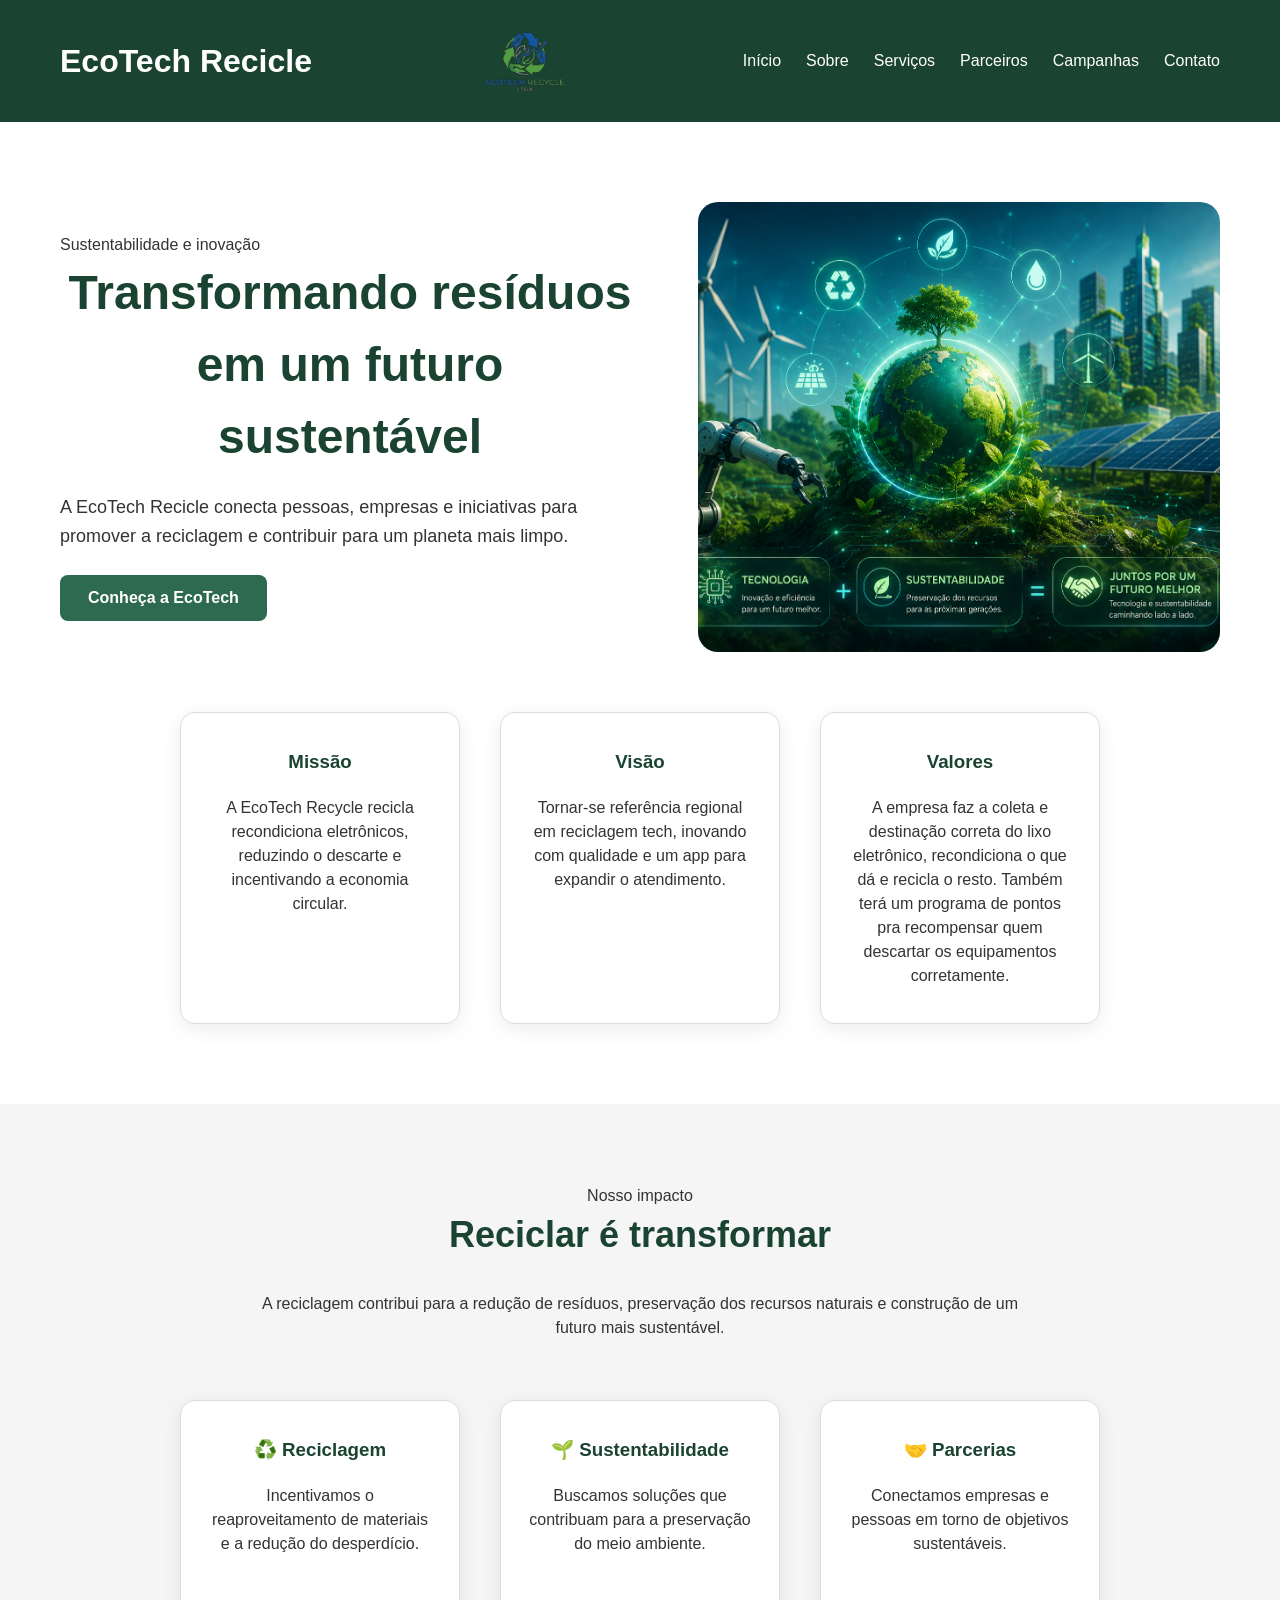
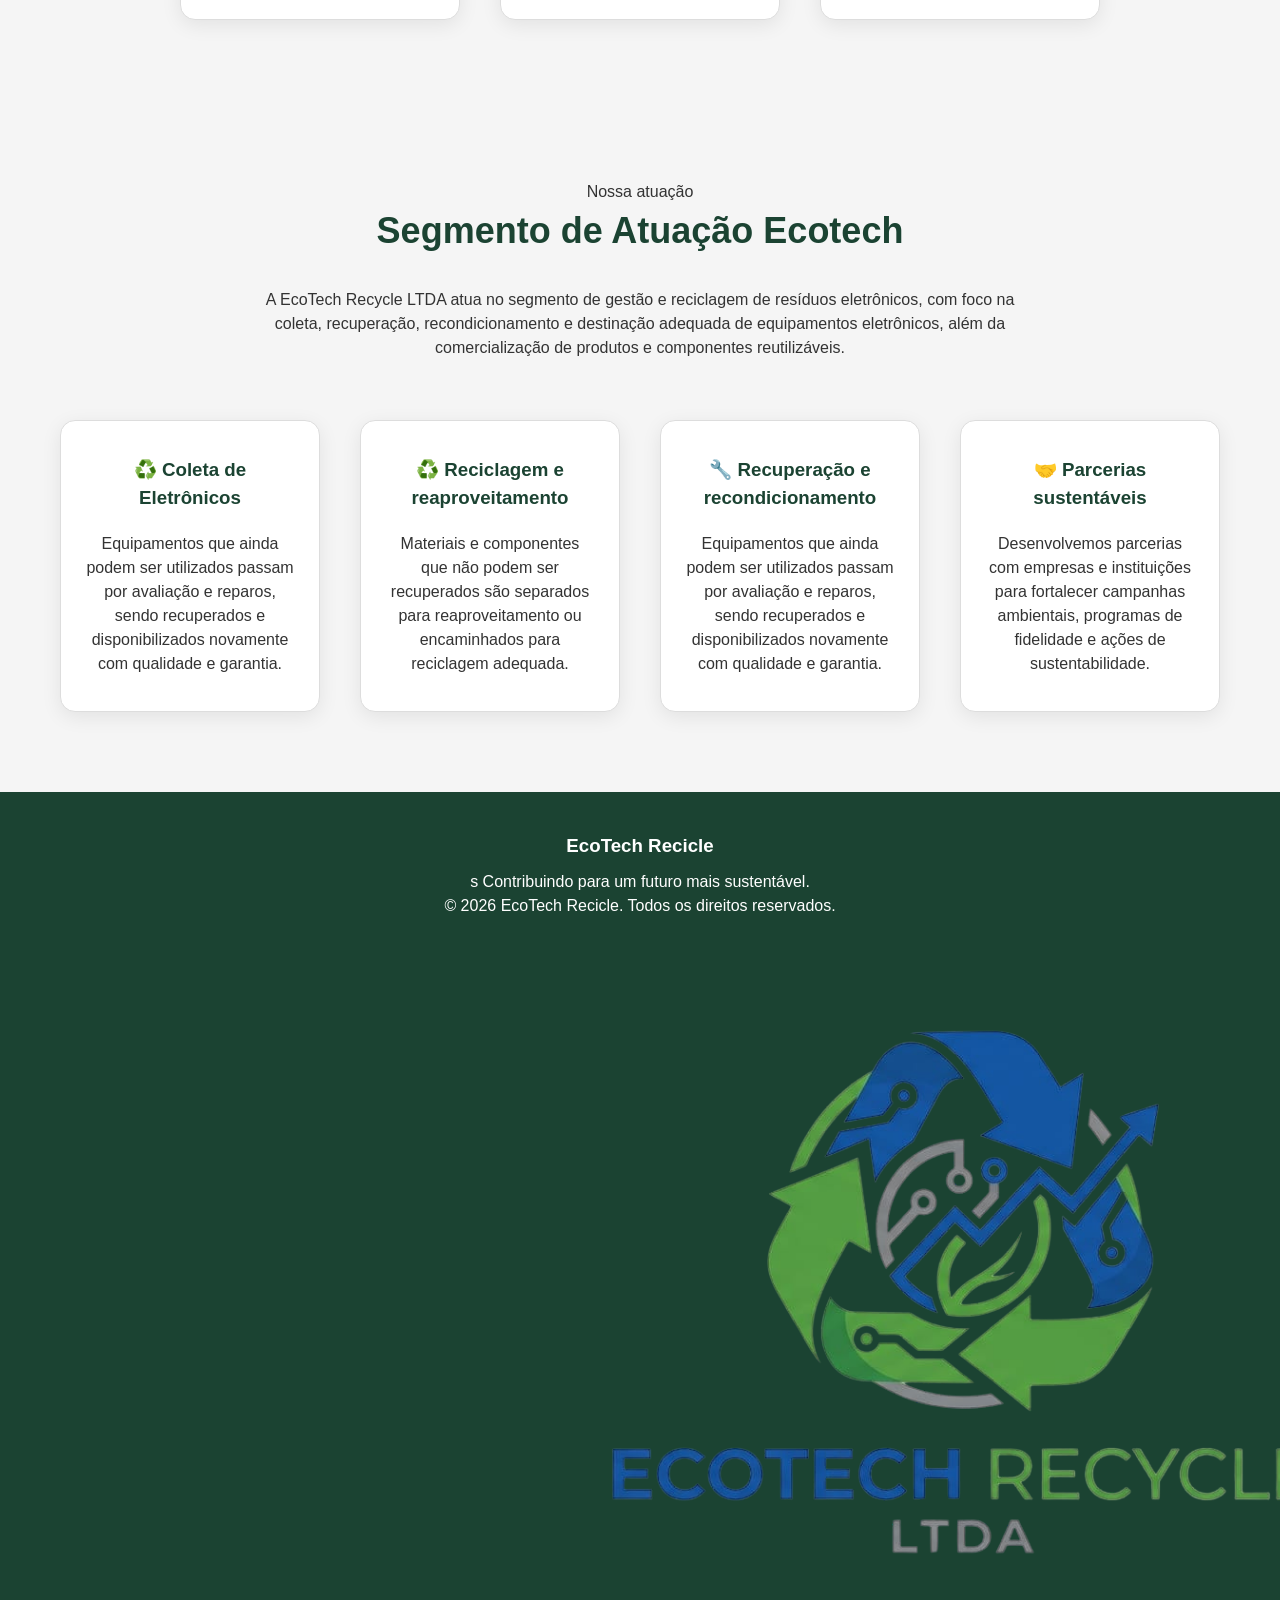
<file: index.html>
<!DOCTYPE html>
<html lang="pt-BR">

<head>

    <meta charset="UTF-8">

    <meta name="viewport" content="width=device-width, initial-scale=1.0">

    <title>EcoTech Recycle</title>

    <link rel="stylesheet" href="style.css">

</head>

<body>

    <!-- =========================
         HEADER
    ========================== -->

    <header>

        <h1>EcoTech Recicle</h1>

        <div class="logo">
            <img src="img/logo.svg">
        </div>

        <nav>

            <a href="index.html">Início</a>

            <a href="sobre.html">Sobre</a>

            <a href="servicos.html">Serviços</a>

            <a href="parceiros.html">Parceiros</a>

            <a href="campanhas.html">Campanhas</a>

            <a href="contato.html">Contato</a>

        </nav>

    </header>

    <main>

        <!-- HERO -->

        <section id="hero">

            <div class="hero-content">

                <div class="hero-text">

                    <span class="hero-subtitle">
                        Sustentabilidade e inovação
                    </span>

                    <h2>
                        Transformando resíduos em um futuro sustentável
                    </h2>

                    <p>
                        A EcoTech Recicle conecta pessoas, empresas e
                        iniciativas para promover a reciclagem e contribuir
                        para um planeta mais limpo.
                    </p>

                    <button id="btn-info">
                        Conheça a EcoTech
                    </button>

                </div>


                <div class="hero-image">

                    <img
                        src="img/base1.png"
                        alt="Materiais recicláveis e sustentabilidade"
                    >

                </div>

            </div>


            <div id="info-cards" class="cards">

                <div class="card">

                    <h3>Missão</h3>

                    <p>
                        A EcoTech Recycle recicla recondiciona eletrônicos, 
                        reduzindo o descarte e incentivando a economia circular. 
                    </p>

                </div>


                <div class="card">

                    <h3>Visão</h3>

                    <p>
                        Tornar-se referência regional em reciclagem tech, 
                        inovando com qualidade e um app para expandir o atendimento. 
                    </p>

                </div>


                <div class="card">

                    <h3>Valores</h3>

                    <p>
                        A empresa faz a coleta e destinação correta do lixo eletrônico, 
                        recondiciona o que dá e recicla o resto. 
                        Também terá um programa de pontos pra recompensar quem descartar os equipamentos corretamente.
                    </p>

                </div>

            </div>

        </section>

        <section id="impact">

            <span class="hero-subtitle">
                Nosso impacto
            </span>

            <h2>
                Reciclar é transformar
            </h2>

            <p>
                A reciclagem contribui para a redução de resíduos,
                preservação dos recursos naturais e construção de
                um futuro mais sustentável.
            </p>

            <div class="cards">

                <div class="card">

                    <h3>♻️ Reciclagem</h3>

                    <p>
                        Incentivamos o reaproveitamento de materiais
                        e a redução do desperdício.
                    </p>

                </div>


                <div class="card">

                    <h3>🌱 Sustentabilidade</h3>

                    <p>
                        Buscamos soluções que contribuam para a
                        preservação do meio ambiente.
                    </p>

                </div>


                <div class="card">

                    <h3>🤝 Parcerias</h3>

                    <p>
                        Conectamos empresas e pessoas em torno de
                        objetivos sustentáveis.
                    </p>

                </div>

            </div>

        </section>

        <section id="segment">

            <span clas="hero-subtitle">
                Nossa atuação
            </span>

            <h2>
                Segmento de Atuação Ecotech
            </h2>

            <p> 
                A EcoTech Recycle LTDA atua no segmento de gestão e reciclagem de resíduos eletrônicos, 
                com foco na coleta, recuperação, recondicionamento e destinação adequada de equipamentos eletrônicos, 
                além da comercialização de produtos e componentes reutilizáveis.
            </p>

            <div class="cards">

                <div class="card">

                    <h3>♻️ Coleta de Eletrônicos</h3>

                    <p>
                        Equipamentos que ainda podem ser utilizados passam por avaliação e reparos, 
                        sendo recuperados e disponibilizados novamente com qualidade e garantia.
                    </p>

                </div>

                <div class="card">

                    <h3>♻️ Reciclagem e reaproveitamento</h3>

                    <p>
                        Materiais e componentes que não podem ser recuperados são separados 
                        para reaproveitamento ou encaminhados para reciclagem adequada.
                    </p>

                </div>

                <div class="card">

                    <h3>🔧 Recuperação e recondicionamento</h3>

                    <p>
                        Equipamentos que ainda podem ser utilizados passam por avaliação e reparos, 
                        sendo recuperados e disponibilizados novamente com qualidade e garantia.
                    </p>

                </div>

                <div class="card">

                    <h3>🤝 Parcerias sustentáveis</h3>

                    <p>
                        Desenvolvemos parcerias com empresas e instituições para fortalecer campanhas ambientais, 
                        programas de fidelidade e ações de sustentabilidade.
                    </p>

                </div>

            </div>
        </section>

    </main>

    <footer>

        <h3>EcoTech Recicle</h3>

        <p>s
            Contribuindo para um futuro mais sustentável.
        </p>

        <p>
            © 2026 EcoTech Recicle.
            Todos os direitos reservados.
        </p>

        <div class="footer-logo">
            <img src="img/logo.svg">
        </div>

    </footer>

    <script src="script.js" defer></script>

</body>

</html>
</file>
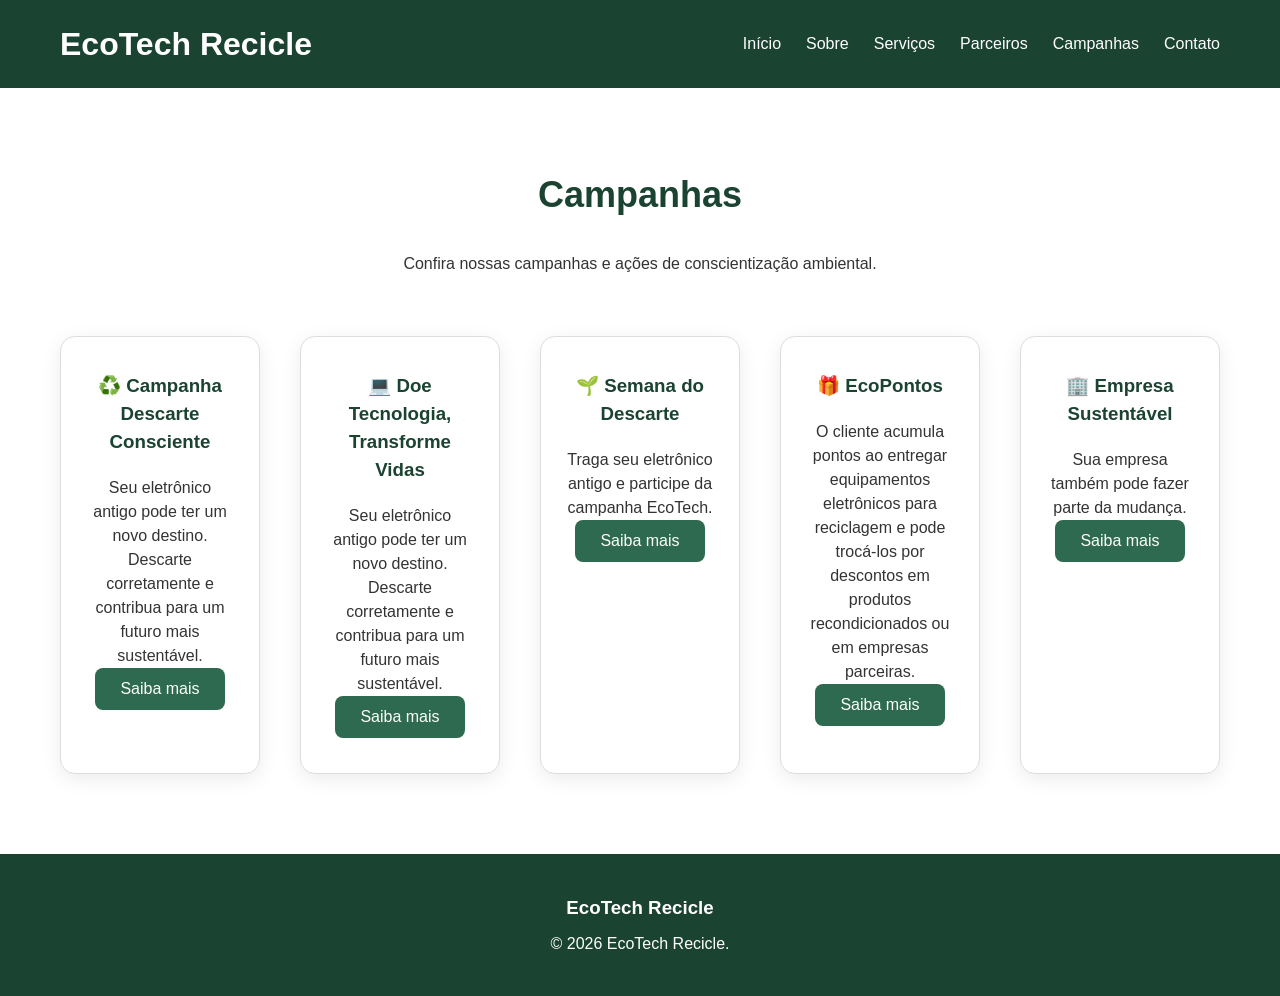
<file: campanhas.html>
<body>

    <header>

        <h1>EcoTech Recicle</h1>

        <nav>

            <a href="index.html">Início</a>
            <a href="sobre.html">Sobre</a>
            <a href="servicos.html">Serviços</a>
            <a href="parceiros.html">Parceiros</a>
            <a href="campanhas.html">Campanhas</a>
            <a href="contato.html">Contato</a>

            <link rel="stylesheet" href="style.css">

        </nav>

    </header>

    <main>

        <section>
            
            <h2>Campanhas</h2>

            <p>
                Confira nossas campanhas e ações de conscientização
                ambiental.
            </p>

            <div class="cards">

                <div class="card">

                    <h3>♻️ Campanha Descarte Consciente</h3>

                    <p>
                        Seu eletrônico antigo pode ter um novo destino.
                        Descarte corretamente e contribua para um futuro mais sustentável.
                    </p>

                    <button>Saiba mais</button>

                </div>

                <div class="card">

                    <h3>💻 Doe Tecnologia, Transforme Vidas</h3>

                    <p>
                        Seu eletrônico antigo pode ter um novo destino.
                        Descarte corretamente e contribua para um futuro mais sustentável.
                    </p>

                    <button>Saiba mais</button>

                </div>

                <div class="card">

                    <h3>🌱 Semana do Descarte</h3>

                    <p>
                        Traga seu eletrônico antigo e participe da campanha EcoTech.
                    </p>

                    <button>Saiba mais</button>

                </div>

                <div class="card">

                    <h3>🎁 EcoPontos</h3>

                    <p>
                        O cliente acumula pontos ao entregar equipamentos eletrônicos 
                        para reciclagem e pode trocá-los por descontos em produtos recondicionados ou em empresas parceiras.
                    </p>

                    <button>Saiba mais</button>

                </div>

                <div class="card">

                    <h3>🏢 Empresa Sustentável</h3>

                    <p>
                        Sua empresa também pode fazer parte da mudança.
                    </p>

                    <button>Saiba mais</button>

                </div>

            </div>
            
        </section>

    </main>

    <footer>

        <h3>EcoTech Recicle</h3>

        <p>
            © 2026 EcoTech Recicle.
        </p>

    </footer>

    <script src="script.js" defer></script>
    
</body>
</file>
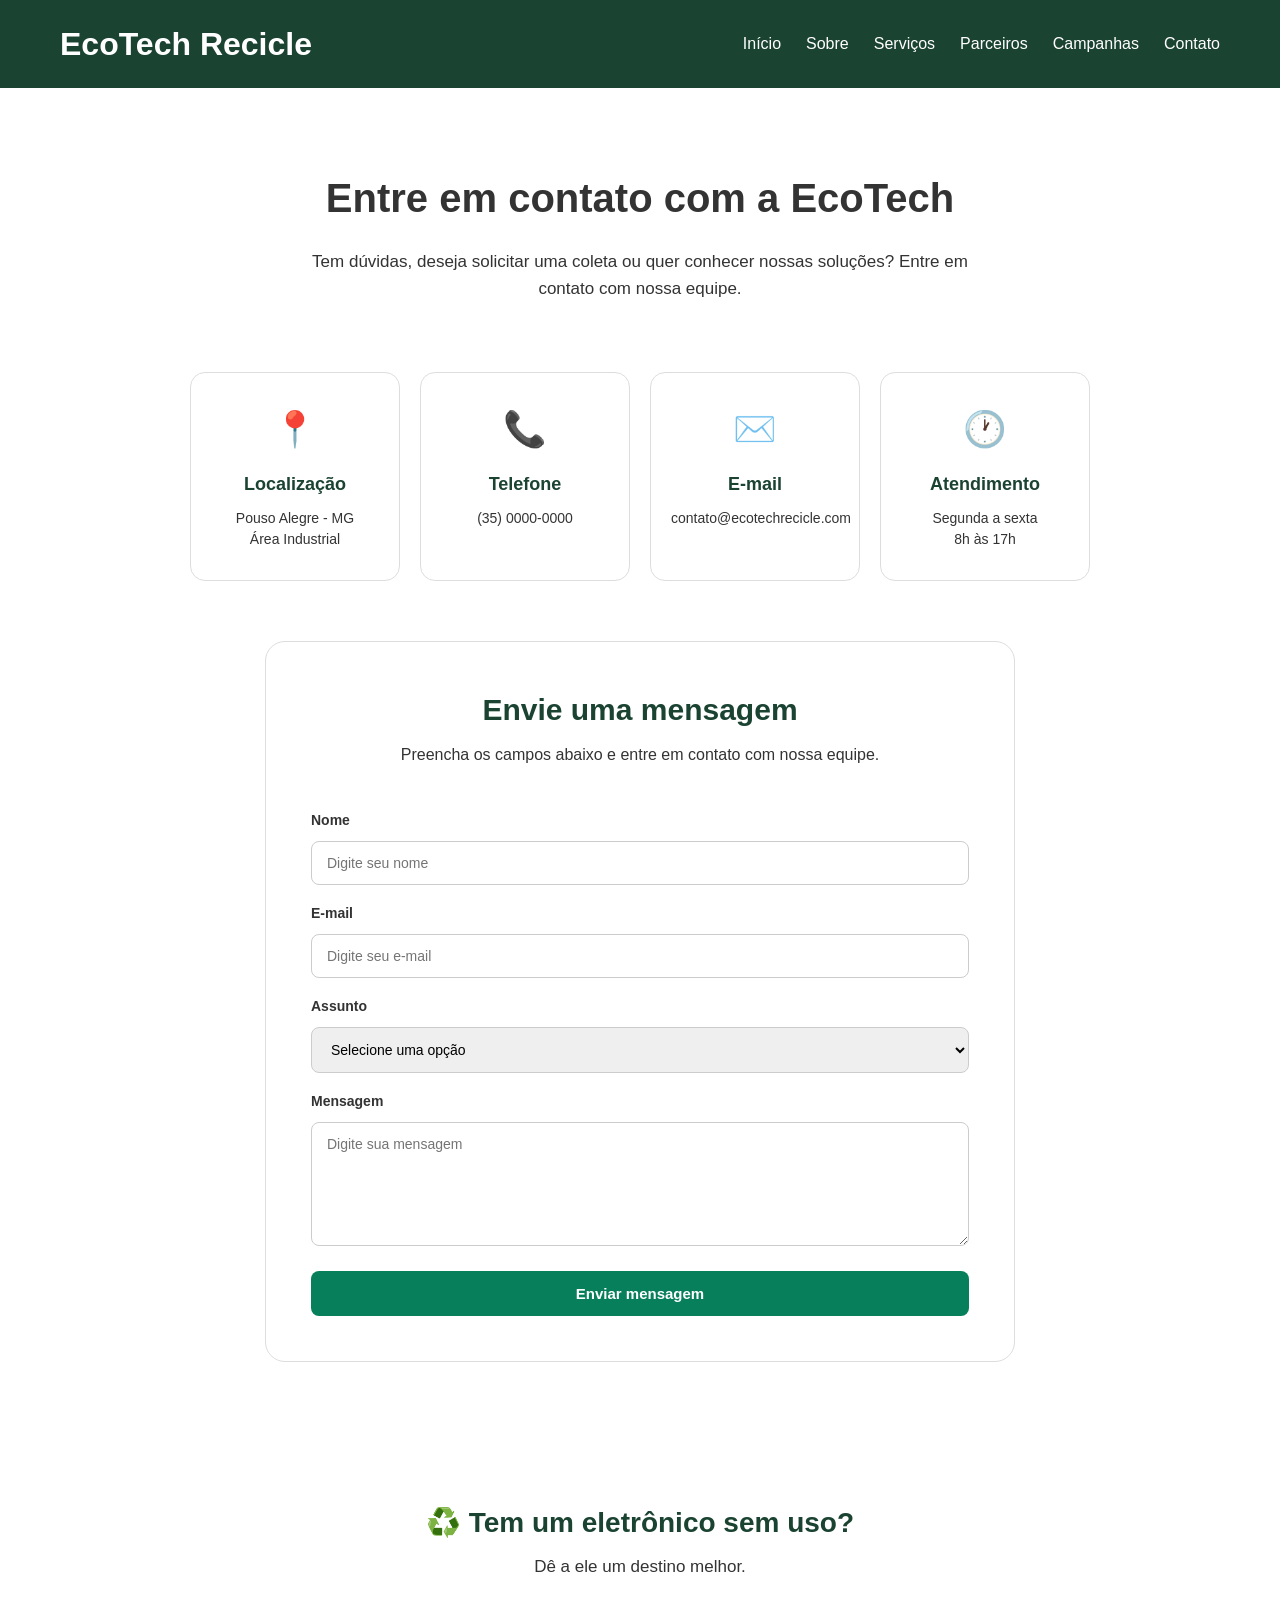
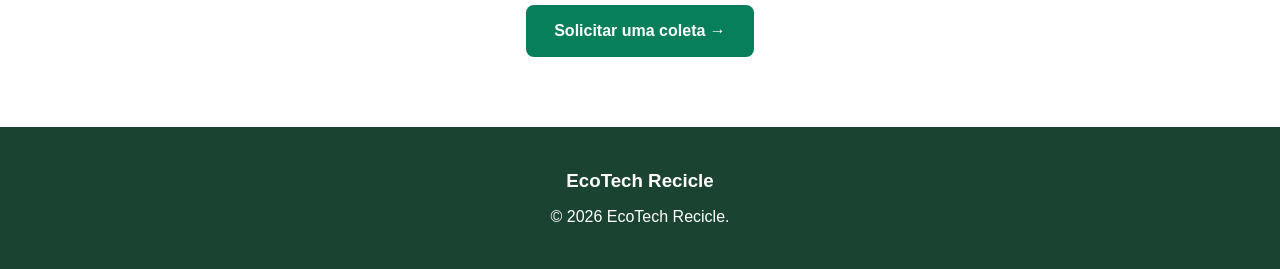
<file: contato.html>
<body>

    <header>

        <h1>EcoTech Recicle</h1>

        <nav>

            <a href="index.html">Início</a>
            <a href="sobre.html">Sobre</a>
            <a href="servicos.html">Serviços</a>
            <a href="parceiros.html">Parceiros</a>
            <a href="campanhas.html">Campanhas</a>
            <a href="contato.html">Contato</a>

            <link rel="stylesheet" href="style.css">

        </nav>

    </header>

    <main>

        <section class="contato-intro">

            <h1>Entre em contato com a EcoTech</h1>

            <p>
                Tem dúvidas, deseja solicitar uma coleta ou quer
                conhecer nossas soluções? Entre em contato com
                nossa equipe.
            </p>

        </section>

        <section class="contato-informacoes">

            <div class="contato-card">

                <span>📍</span>

                <h2>Localização</h2>

                <p>
                    Pouso Alegre - MG<br>
                    Área Industrial
                </p>

            </div>

            <div class="contato-card">

                <span>📞</span>

                <h2>Telefone</h2>

                <p>
                    (35) 0000-0000
                </p>

            </div>


            <div class="contato-card">

                <span>✉️</span>

                <h2>E-mail</h2>

                <p>
                    contato@ecotechrecicle.com
                </p>

            </div>


            <div class="contato-card">

                <span>🕐</span>

                <h2>Atendimento</h2>

                <p>
                    Segunda a sexta<br>
                    8h às 17h
                </p>

            </div>

        </section>

        <section class="contato-formulario">

            <div class="formulario-texto">

                <h2>Envie uma mensagem</h2>

                <p>
                    Preencha os campos abaixo e entre em contato
                    com nossa equipe.
                </p>

            </div>


            <form>

                <label for="nome">
                    Nome
                </label>

                <input
                    type="text"
                    id="nome"
                    name="nome"
                    placeholder="Digite seu nome"
                >


                <label for="email">
                    E-mail
                </label>

                <input
                    type="email"
                    id="email"
                    name="email"
                    placeholder="Digite seu e-mail"
                >


                <label for="assunto">
                    Assunto
                </label>

                <select id="assunto" name="assunto">

                    <option value="">
                        Selecione uma opção
                    </option>

                    <option value="coleta">
                        Solicitação de coleta
                    </option>

                    <option value="duvidas">
                        Dúvidas
                    </option>

                    <option value="parcerias">
                        Parcerias
                    </option>

                    <option value="empresas">
                        Empresas
                    </option>

                    <option value="outros">
                        Outros
                    </option>

                </select>


                <label for="mensagem">
                    Mensagem
                </label>

                <textarea
                    id="mensagem"
                    name="mensagem"
                    rows="6"
                    placeholder="Digite sua mensagem"
                ></textarea>


                <button type="submit">
                    Enviar mensagem
                </button>

            </form>

        </section>

        <section class="contato-final">

            <h2>
                ♻️ Tem um eletrônico sem uso?
            </h2>

            <p>
                Dê a ele um destino melhor.
            </p>

            <a href="servicos.html">
                Solicitar uma coleta →
            </a>

        </section>

    </main>

    <footer>

        <h3>EcoTech Recicle</h3>

        <p>
            © 2026 EcoTech Recicle.
        </p>

    </footer>

    <script src="script.js" defer></script>
    
</body>
</file>
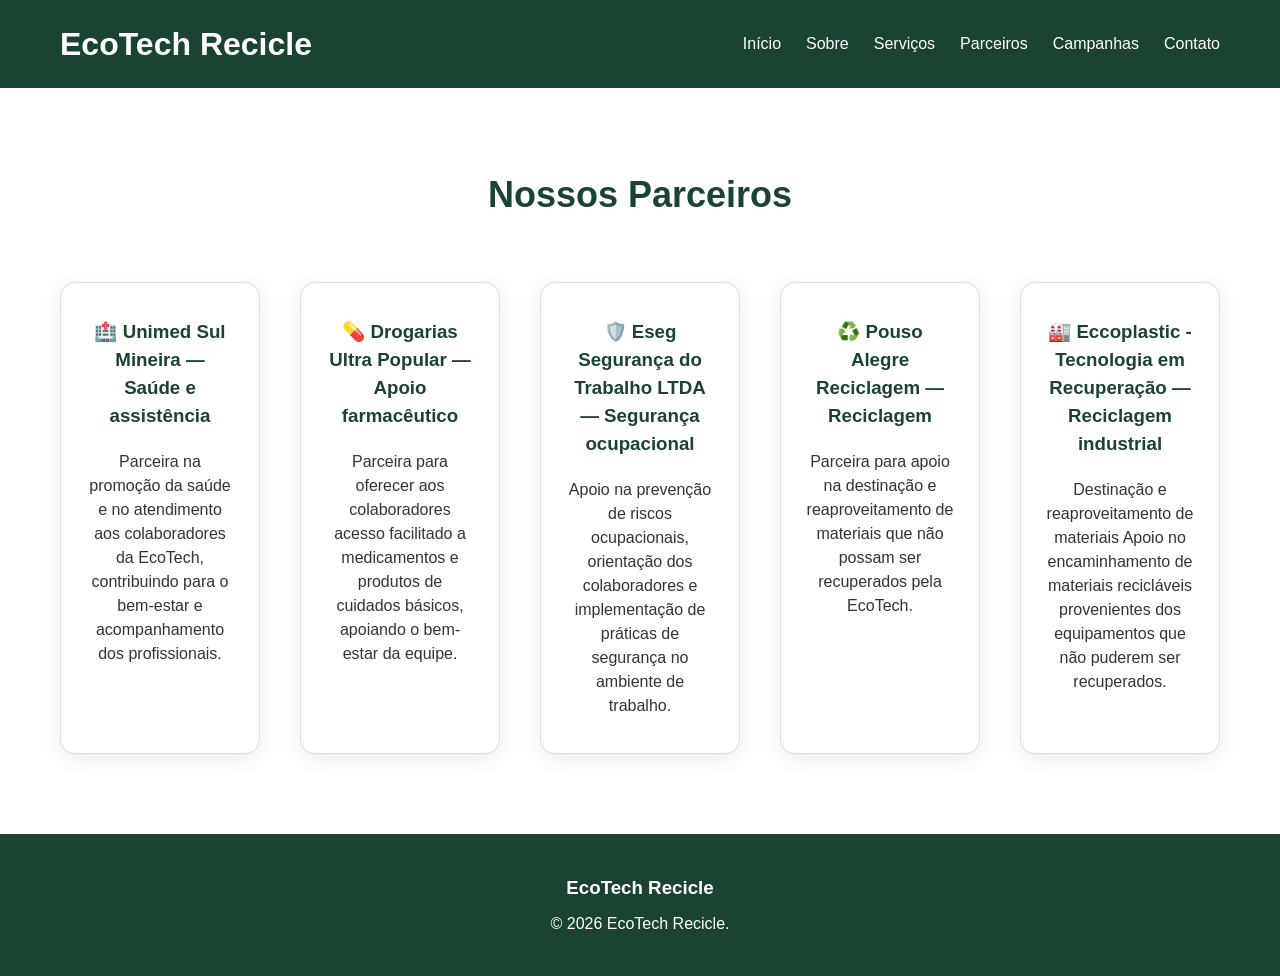
<file: parceiros.html>
<body>

    <header>

        <h1>EcoTech Recicle</h1>

        <nav>

            <a href="index.html">Início</a>
            <a href="sobre.html">Sobre</a>
            <a href="servicos.html">Serviços</a>
            <a href="parceiros.html">Parceiros</a>
            <a href="campanhas.html">Campanhas</a>
            <a href="contato.html">Contato</a>

            <link rel="stylesheet" href="style.css">

        </nav>

    </header>

    <main>

        <section>
            <h2>Nossos Parceiros</h2>

            <div class="cards">

                <div class="card">

                    <h3>🏥 Unimed Sul Mineira — Saúde e assistência</h3>

                    <p>
                        Parceira na promoção da saúde e no atendimento aos colaboradores da EcoTech, 
                        contribuindo para o bem-estar e acompanhamento dos profissionais.
                    </p>    

                </div>

                <div class="card">

                    <h3>💊 Drogarias Ultra Popular — Apoio farmacêutico</h3>

                    <p>
                        Parceira para oferecer aos colaboradores acesso facilitado a medicamentos e 
                        produtos de cuidados básicos, apoiando o bem-estar da equipe.
                    </p>

                </div>

                <div class="card">

                    <h3>🛡️ Eseg Segurança do Trabalho LTDA — Segurança ocupacional</h3>

                    <p>
                        Apoio na prevenção de riscos ocupacionais, orientação dos colaboradores e 
                        implementação de práticas de segurança no ambiente de trabalho.
                    </p>

                </div>

                <div class="card">

                    <h3>♻️ Pouso Alegre Reciclagem — Reciclagem</h3>

                    <p>
                        Parceira para apoio na destinação e reaproveitamento de materiais 
                        que não possam ser recuperados pela EcoTech.
                    </p>

                </div>

                <div class="card">

                    <h3>🏭 Eccoplastic - Tecnologia em Recuperação — Reciclagem industrial</h3>

                    <p>
                        Destinação e reaproveitamento de materiais
                        Apoio no encaminhamento de materiais recicláveis provenientes 
                        dos equipamentos que não puderem ser recuperados.
                    </p>

                </div>
                
            </div>

        </section>

    </main>


    <footer>

        <h3>EcoTech Recicle</h3>

        <p>
            © 2026 EcoTech Recicle.
        </p>

    </footer>

    <script src="script.js" defer></script>

</body>
</file>
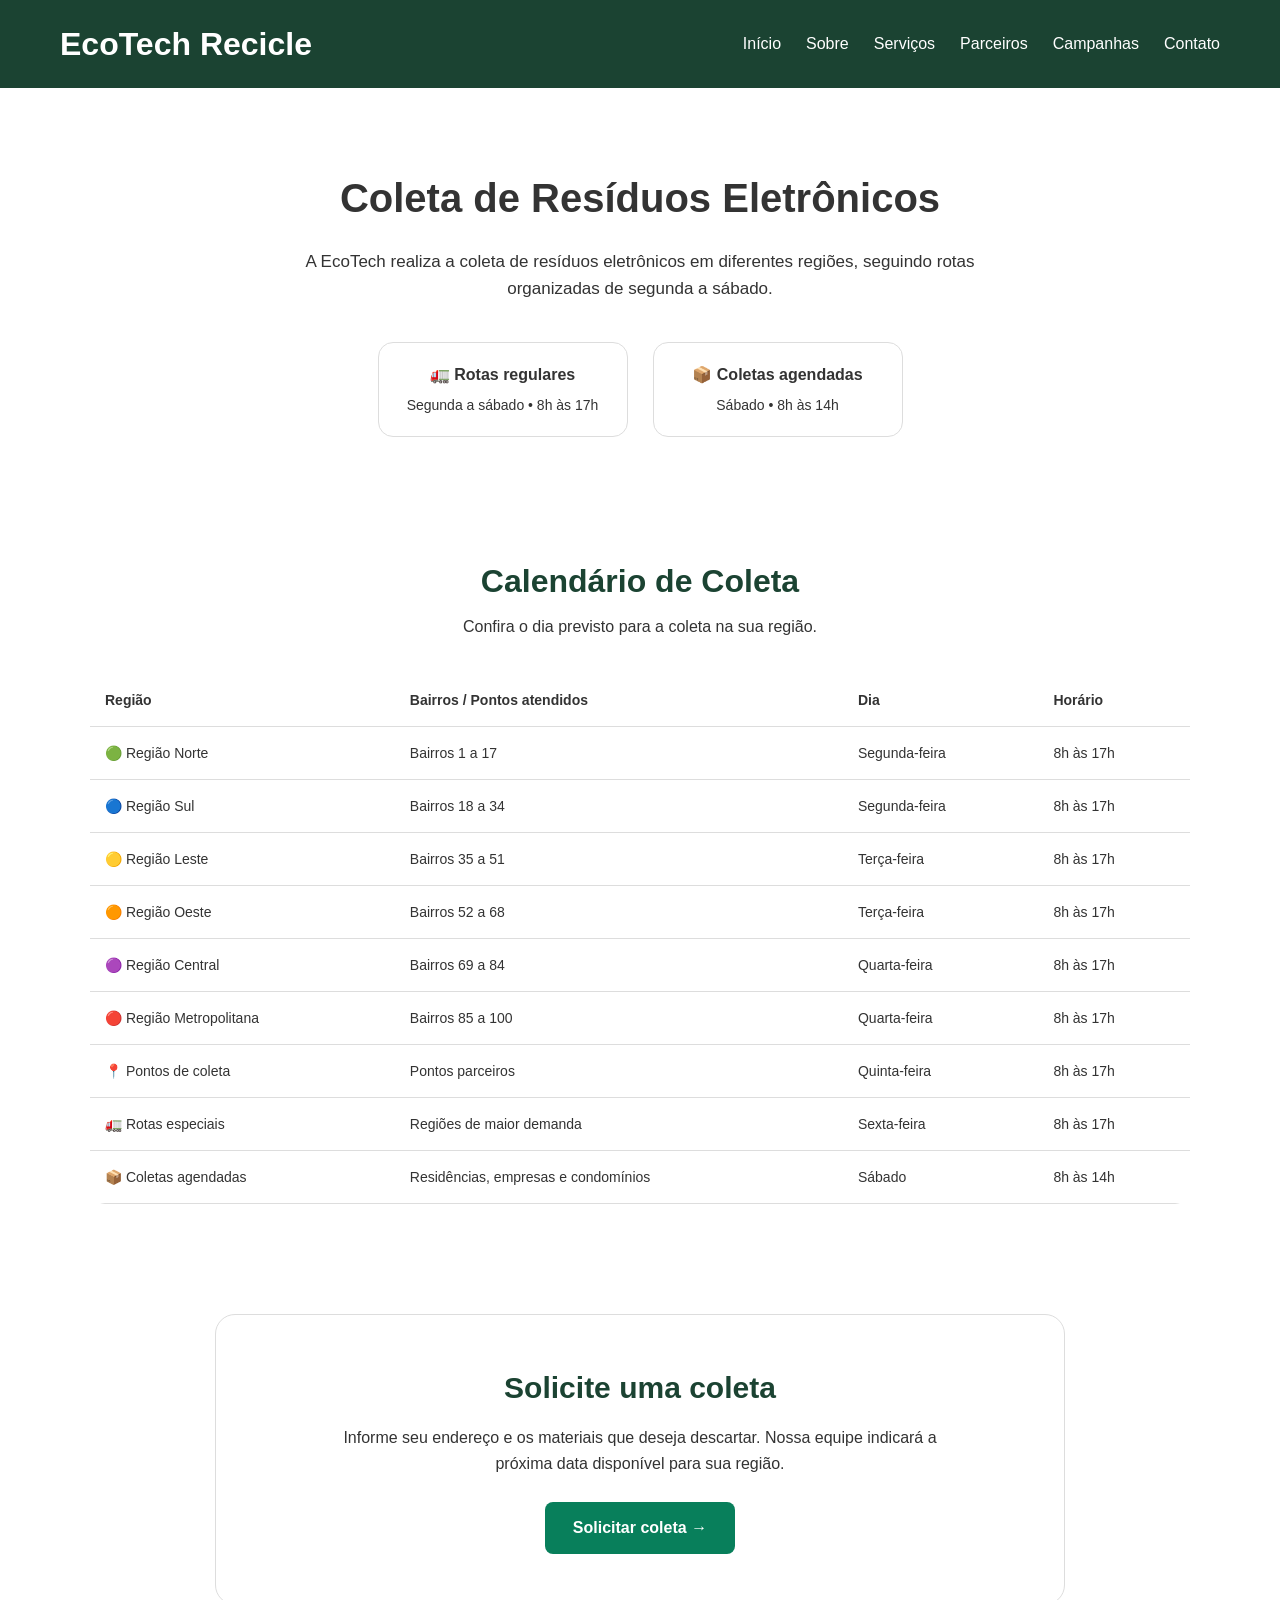
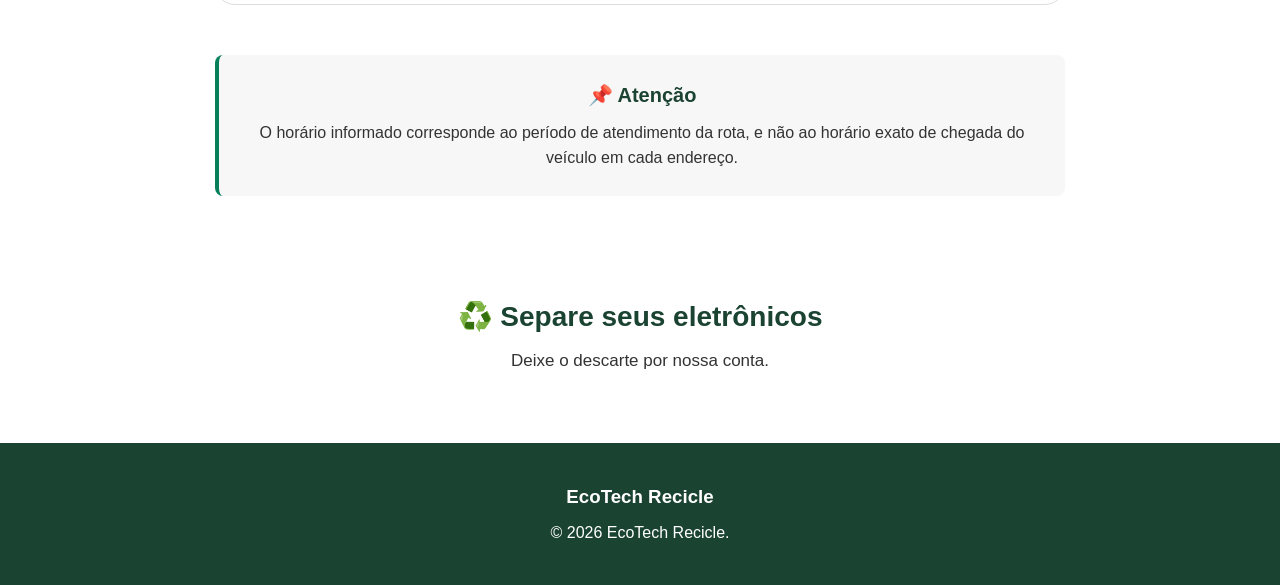
<file: servicos.html>
<body>

    <header>

        <h1>EcoTech Recicle</h1>

        <nav>

            <a href="index.html">Início</a>
            <a href="sobre.html">Sobre</a>
            <a href="servicos.html">Serviços</a>
            <a href="parceiros.html">Parceiros</a>
            <a href="campanhas.html">Campanhas</a>
            <a href="contato.html">Contato</a>

            <link rel="stylesheet" href="style.css">

        </nav>

    </header>
    
    <main>

        <section class="servicos-intro">

            <h1>Coleta de Resíduos Eletrônicos</h1>

            <p>
                A EcoTech realiza a coleta de resíduos eletrônicos
                em diferentes regiões, seguindo rotas organizadas
                de segunda a sábado.
            </p>

            <div class="servicos-horario">

                <div>
                    <strong>🚛 Rotas regulares</strong>
                    <span>Segunda a sábado • 8h às 17h</span>
                </div>

                <div>
                    <strong>📦 Coletas agendadas</strong>
                    <span>Sábado • 8h às 14h</span>
                </div>

            </div>

        </section>

        <section class="calendario">

            <h2>Calendário de Coleta</h2>

            <p>
                Confira o dia previsto para a coleta na sua região.
            </p>

            <div class="tabela-container">

                <table>

                    <thead>

                        <tr>
                            <th>Região</th>
                            <th>Bairros / Pontos atendidos</th>
                            <th>Dia</th>
                            <th>Horário</th>
                        </tr>

                    </thead>

                    <tbody>

                        <tr>
                            <td>🟢 Região Norte</td>
                            <td>Bairros 1 a 17</td>
                            <td>Segunda-feira</td>
                            <td>8h às 17h</td>
                        </tr>

                        <tr>
                            <td>🔵 Região Sul</td>
                            <td>Bairros 18 a 34</td>
                            <td>Segunda-feira</td>
                            <td>8h às 17h</td>
                        </tr>

                        <tr>
                            <td>🟡 Região Leste</td>
                            <td>Bairros 35 a 51</td>
                            <td>Terça-feira</td>
                            <td>8h às 17h</td>
                        </tr>

                        <tr>
                            <td>🟠 Região Oeste</td>
                            <td>Bairros 52 a 68</td>
                            <td>Terça-feira</td>
                            <td>8h às 17h</td>
                        </tr>

                        <tr>
                            <td>🟣 Região Central</td>
                            <td>Bairros 69 a 84</td>
                            <td>Quarta-feira</td>
                            <td>8h às 17h</td>
                        </tr>

                        <tr>
                            <td>🔴 Região Metropolitana</td>
                            <td>Bairros 85 a 100</td>
                            <td>Quarta-feira</td>
                            <td>8h às 17h</td>
                        </tr>

                        <tr>
                            <td>📍 Pontos de coleta</td>
                            <td>Pontos parceiros</td>
                            <td>Quinta-feira</td>
                            <td>8h às 17h</td>
                        </tr>

                        <tr>
                            <td>🚛 Rotas especiais</td>
                            <td>Regiões de maior demanda</td>
                            <td>Sexta-feira</td>
                            <td>8h às 17h</td>
                        </tr>

                        <tr>
                            <td>📦 Coletas agendadas</td>
                            <td>Residências, empresas e condomínios</td>
                            <td>Sábado</td>
                            <td>8h às 14h</td>
                        </tr>

                    </tbody>

                </table>

            </div>

        </section>

        <section class="solicitar-coleta">

            <h2>Solicite uma coleta</h2>

            <p>
                Informe seu endereço e os materiais que deseja
                descartar. Nossa equipe indicará a próxima data
                disponível para sua região.
            </p>

            <a href="contato.html" class="btn-coleta">
                Solicitar coleta →
            </a>

        </section>

        <section class="aviso-coleta">

            <h2>📌 Atenção</h2>

            <p>
                O horário informado corresponde ao período de
                atendimento da rota, e não ao horário exato de
                chegada do veículo em cada endereço.
            </p>

        </section>

        <section class="servicos-final">

            <h2>♻️ Separe seus eletrônicos</h2>

            <p>
                Deixe o descarte por nossa conta.
            </p>

        </section>

    </main>

    <footer>

        <h3>EcoTech Recicle</h3>

        <p>
            © 2026 EcoTech Recicle.
        </p>

    </footer>

    <script src="script.js" defer></script>

</body>
</file>
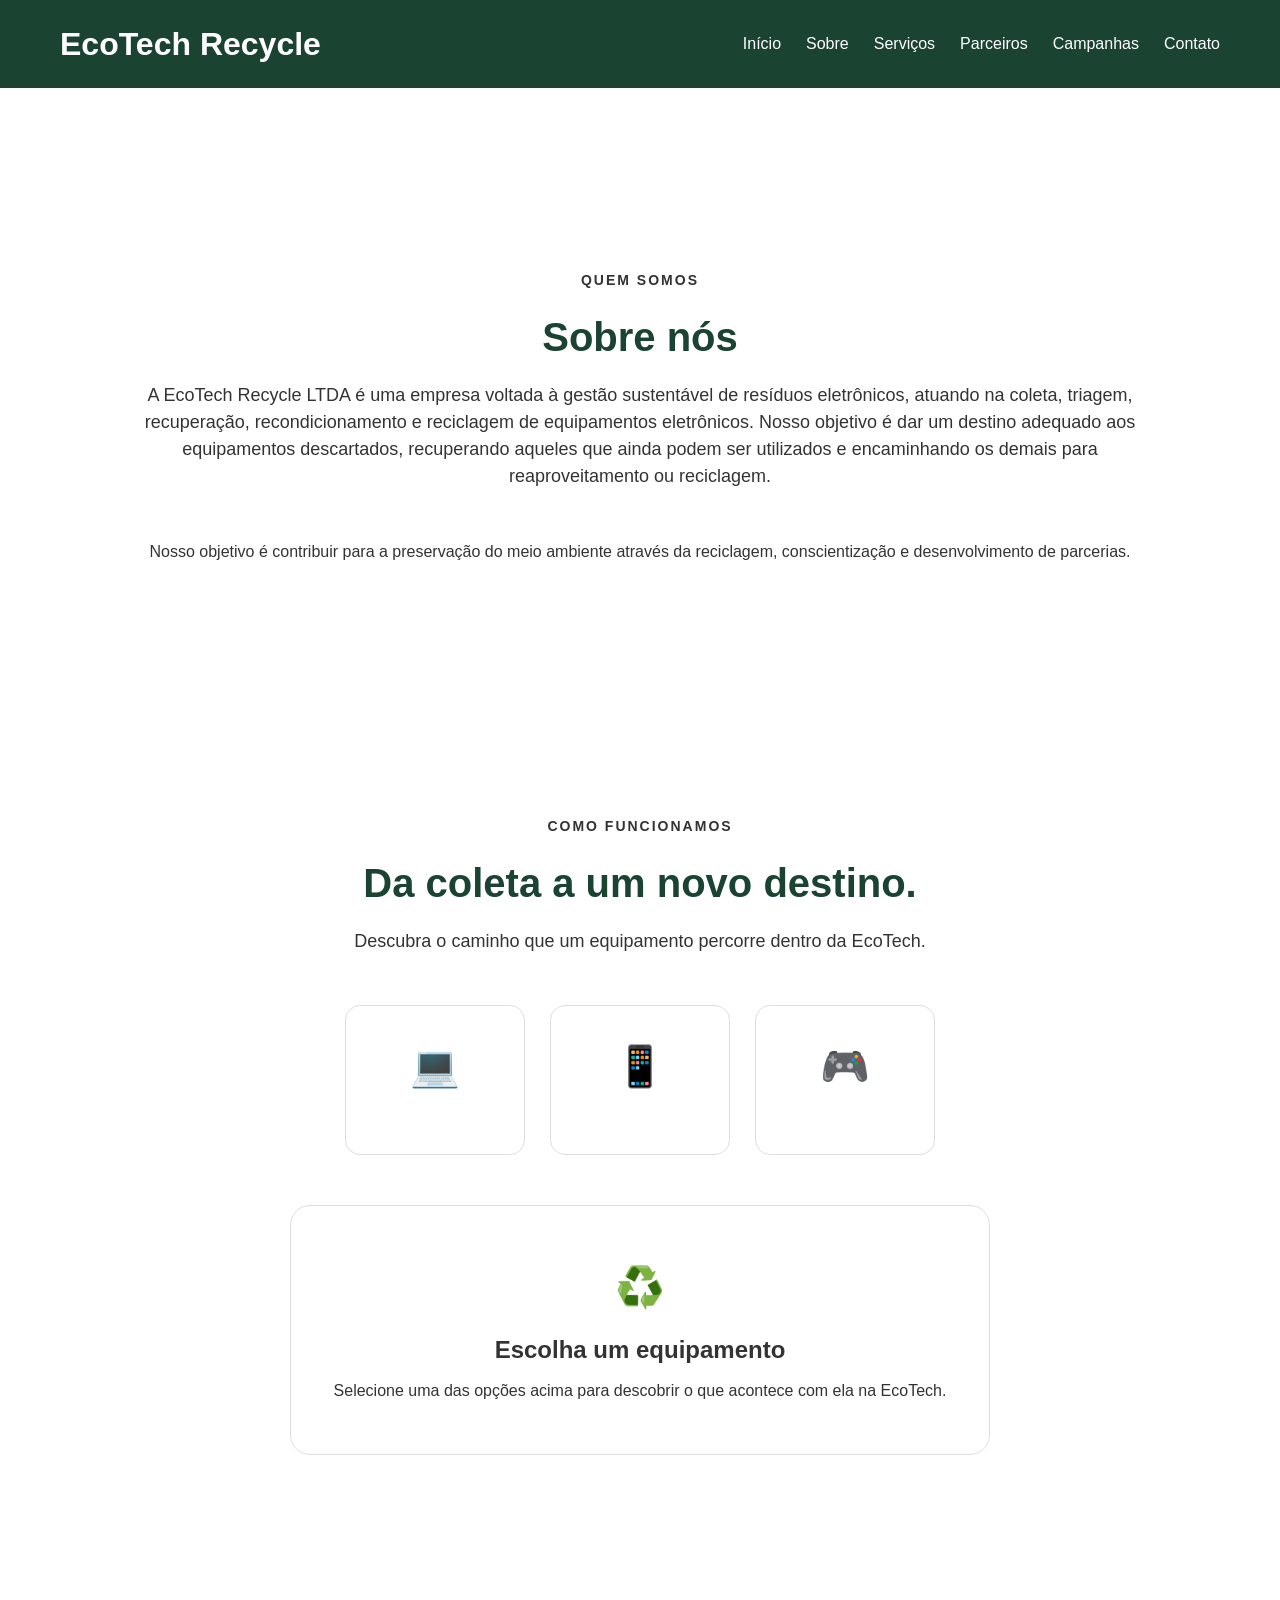
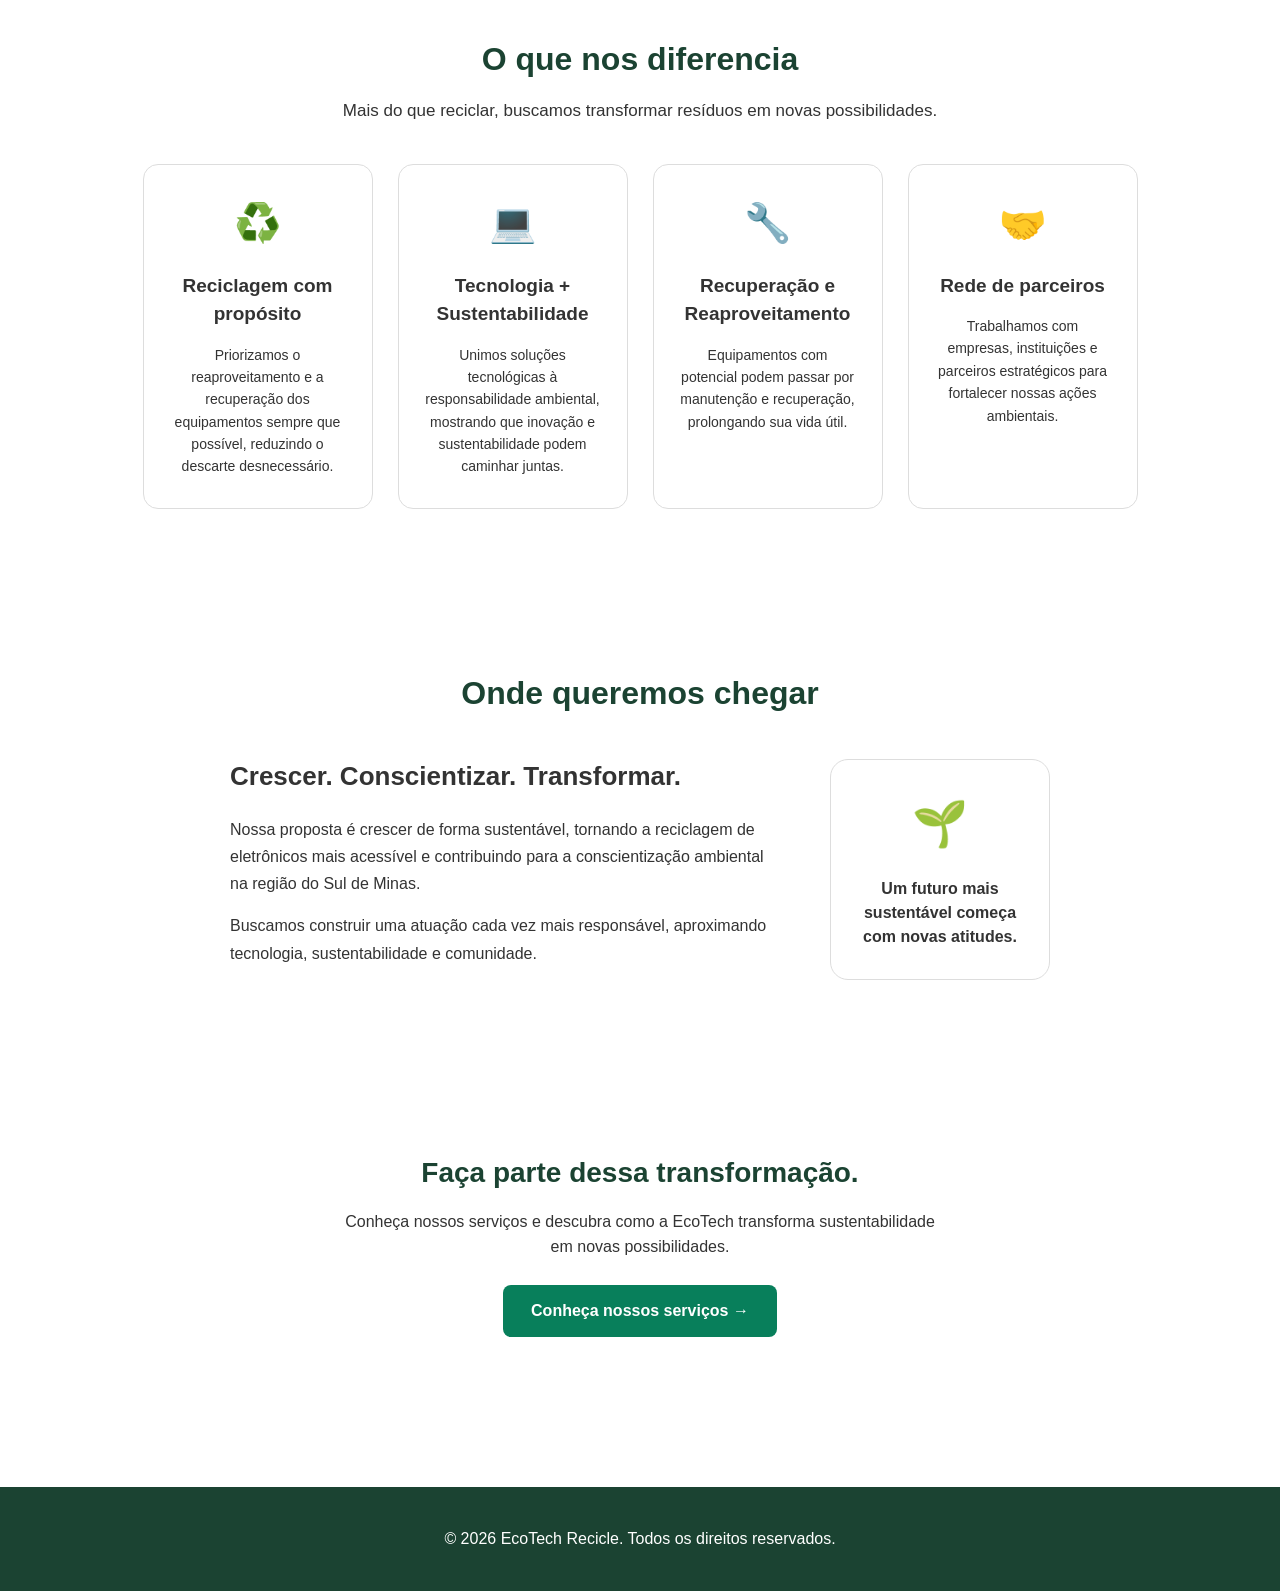
<file: sobre.html>
<!DOCTYPE html>
<html lang="pt-BR">

<head>

    <meta charset="UTF-8">

    <meta name="viewport" content="width=device-width, initial-scale=1.0">

    <title>EcoTech - Sobre</title>

    <link rel="stylesheet" href="style.css">

</head>

<body>

    <header>

        <h1>EcoTech Recycle</h1>

        <nav>

            <a href="index.html">Início</a>
            <a href="sobre.html">Sobre</a>
            <a href="servicos.html">Serviços</a>
            <a href="parceiros.html">Parceiros</a>
            <a href="campanhas.html">Campanhas</a>
            <a href="contato.html">Contato</a>

            <link rel="stylesheet" href="style.css">
        </nav>

    </header>

    <main>

        <section>

            <section id="information">

                <div class="information-header">

                    <span>
                        QUEM SOMOS
                    </span>

                    <h2>Sobre nós</h2>

                    <p>
                        A EcoTech Recycle LTDA é uma empresa voltada à gestão sustentável de resíduos eletrônicos, 
                        atuando na coleta, triagem, recuperação, recondicionamento e reciclagem de equipamentos eletrônicos.
                        Nosso objetivo é dar um destino adequado aos equipamentos descartados, recuperando aqueles que ainda 
                        podem ser utilizados e encaminhando os demais para reaproveitamento ou reciclagem.

                        </p>
                        Nosso objetivo é contribuir para a preservação
                        do meio ambiente através da reciclagem,
                        conscientização e desenvolvimento de parcerias.
                    </p>

                </div>

            </section>

            <section id="processo">

                <div class="processo-header">

                    <span>COMO FUNCIONAMOS</span>

                    <h2>
                        Da coleta a um novo destino.
                    </h2>

                    <p>
                        Descubra o caminho que um equipamento
                        percorre dentro da EcoTech.
                    </p>

                </div>

                <div class="equipamentos">

                    <button class="equipamento" data-tipo="computador">

                        <span class="equipamento-icon">💻</span>

                        <span>Computador</span>

                    </button>


                    <button class="equipamento" data-tipo="celular">

                        <span class="equipamento-icon">📱</span>

                        <span>Celular</span>

                    </button>


                    <button class="equipamento" data-tipo="console">

                        <span class="equipamento-icon">🎮</span>

                        <span>Console</span>

                    </button>

                </div>

                <div id="processo-display">

                    <div class="processo-placeholder">

                        <span>♻️</span>

                        <h3>
                            Escolha um equipamento
                        </h3>

                        <p>
                            Selecione uma das opções acima
                            para descobrir o que acontece
                            com ela na EcoTech.
                        </p>

                    </div>

                </div>

            </section>

            <section class="diferenciais">

                <h2>O que nos diferencia</h2>

                <p class="diferenciais-intro">
                    Mais do que reciclar, buscamos transformar resíduos
                    em novas possibilidades.
                </p>

                <div class="diferenciais-cards">

                    <div class="diferencial-card">

                        <span class="diferencial-icon">♻️</span>

                        <h3>Reciclagem com propósito</h3>

                        <p>
                            Priorizamos o reaproveitamento e a recuperação
                            dos equipamentos sempre que possível,
                            reduzindo o descarte desnecessário.
                        </p>

                    </div>


                    <div class="diferencial-card">

                        <span class="diferencial-icon">💻</span>

                        <h3>Tecnologia + Sustentabilidade</h3>

                        <p>
                            Unimos soluções tecnológicas à responsabilidade
                            ambiental, mostrando que inovação e
                            sustentabilidade podem caminhar juntas.
                        </p>

                    </div>


                    <div class="diferencial-card">

                        <span class="diferencial-icon">🔧</span>

                        <h3>Recuperação e Reaproveitamento</h3>

                        <p>
                            Equipamentos com potencial podem passar por
                            manutenção e recuperação, prolongando
                            sua vida útil.
                        </p>

                    </div>


                    <div class="diferencial-card">

                        <span class="diferencial-icon">🤝</span>

                        <h3>Rede de parceiros</h3>

                        <p>
                            Trabalhamos com empresas, instituições e
                            parceiros estratégicos para fortalecer
                            nossas ações ambientais.
                        </p>

                    </div>

                </div>

            </section>

            <section class="futuro">

                <h2>Onde queremos chegar</h2>

                <div class="futuro-conteudo">

                    <div class="futuro-texto">

                        <h3>Crescer. Conscientizar. Transformar.</h3>

                        <p>
                            Nossa proposta é crescer de forma sustentável,
                            tornando a reciclagem de eletrônicos mais acessível
                            e contribuindo para a conscientização ambiental
                            na região do Sul de Minas.
                        </p>

                        <p>
                            Buscamos construir uma atuação cada vez mais
                            responsável, aproximando tecnologia, sustentabilidade
                            e comunidade.
                        </p>

                    </div>

                    <div class="futuro-destaque">

                        <span>🌱</span>

                        <strong>
                            Um futuro mais sustentável
                            começa com novas atitudes.
                        </strong>

                    </div>

                </div>

            </section>
            
            <div class="sobre-final">

                <h2>Faça parte dessa transformação.</h2>

                <p>
                    Conheça nossos serviços e descubra como a EcoTech
                    transforma sustentabilidade em novas possibilidades.
                </p>    

                <a href="servicos.html" class="btn-final">
                    Conheça nossos serviços →
                </a>

            </div>
        </section>

    </main>


    <footer>

        <p>
            © 2026 EcoTech Recicle. Todos os direitos reservados.
        </p>

    </footer>

    <script src="script.js" defer></script>

</body>

</html>
</file>
<file: style.css>
/* =========================
   CONFIGURAÇÕES GERAIS
========================= */

* {
    margin: 0;
    padding: 0;
    box-sizing: border-box;
}

:root {
    --verde-escuro: #1b4332;
    --verde: #2d6a4f;
    --verde-claro: #52b788;

    --branco: #ffffff;
    --cinza-claro: #f5f5f5;
    --cinza: #dddddd;
    --texto: #333333;
}

html {
    scroll-behavior: smooth;
}

body {
    font-family: Arial, Helvetica, sans-serif;
    color: var(--texto);
    background: var(--branco);
    line-height: 1.5;
}

/* =========================
   HEADER
========================= */

header {
    display: flex;
    justify-content: space-between;
    align-items: center;

    padding: 20px 60px;

    background: var(--verde-escuro);
}

header h1 {
    color: var(--branco);
}

.header-image {
    width: 45%;
    height: 200px;

    overflow: hidden;
    border-radius: 20px;
}

.header-image img {
    width: 50%;
    height: 50%;

    object-fit: cover;
    display: block;
}
nav {
    display: flex;
    gap: 25px;
}

nav a {
    text-decoration: none;
    color: var(--branco);

    transition: 0.3s;
}

nav a:hover {
    color: var(--verde-claro);
}


/* =========================
   HERO
========================= */

#hero {
    padding: 80px 60px;
}

.hero-content {
    display: flex;
    justify-content: space-between;
    align-items: center;

    gap: 50px;
    margin-bottom: 60px;
}

.hero-text {
    width: 50%;
}

.hero-text h2 {
    font-size: 48px;
    color: var(--verde-escuro);

    margin-bottom: 20px;
}

.hero-text p {
    font-size: 18px;
    line-height: 1.6;
}

.hero-image {
    width: 45%;
    height: 450px;

    overflow: hidden;
    border-radius: 20px;
}

.hero-image img {
    width: 100%;
    height: 100%;

    object-fit: cover;
    display: block;
}

#impact {
    background: var(--cinza-claro);

    text-align: center;
}

#impact > p {
    margin-bottom: 20px;
}

#segment {
    background: var(--cinza-claro);

    text-align: center;
}

#segment > p {
    margin-bottom: 20px;
}

/* =========================
   SOBRE
========================= */

#information{
    padding: 100px 60px;
    text-align: center;
}
.information-header span {
    font-size: 14px;
    font-weight: bold;
    letter-spacing: 2px;
}

.information-header h2 {
    font-size: 40px;
    margin: 15px 0;
}

.information-header p {
    font-size: 18px;
    margin-bottom: 50px;
}

#processo {
    padding: 100px 60px;
    text-align: center;
}

.processo-header span {
    font-size: 14px;
    font-weight: bold;
    letter-spacing: 2px;
}

.processo-header h2 {
    font-size: 40px;
    margin: 15px 0;
}

.processo-header p {
    font-size: 18px;
    margin-bottom: 50px;
}

.equipamentos {
    display: flex;
    justify-content: center;
    gap: 25px;
}

.equipamento {
    width: 180px;
    height: 150px;

    border: 1px solid #ddd;
    border-radius: 15px;

    background: white;

    display: flex;
    flex-direction: column;
    align-items: center;
    justify-content: center;

    gap: 10px;

    cursor: pointer;

    transition: 0.3s;
}

.equipamento:hover {
    transform: translateY(-6px);
}

.equipamento-icon {
    font-size: 40px;
}

.equipamento span:last-child {
    font-size: 16px;
    font-weight: bold;
}

#processo-display {
    max-width: 700px;
    min-height: 250px;

    margin: 50px auto 0;

    padding: 40px;

    border: 1px solid #ddd;
    border-radius: 20px;

    display: flex;
    align-items: center;
    justify-content: center;
}

.processo-placeholder span {
    font-size: 40px;
}

.processo-placeholder h3 {
    font-size: 24px;
    margin: 15px 0 10px;
}

.processo-placeholder p {
    font-size: 16px;
    line-height: 1.6;
}

.processo-etapa {
    text-align: center;

    animation: aparecerEtapa 0.5s ease;
}

@keyframes aparecerEtapa {

    from {
        opacity: 0;
        transform: translateY(15px);
    }

    to {
        opacity: 1;
        transform: translateY(0);
    }

}

.progresso {
    display: flex;
    align-items: center;
    justify-content: center;

    margin-bottom: 35px;
}

.ponto {
    width: 12px;
    height: 12px;

    border-radius: 50%;

    background: #ddd;

    transition: 0.3s;
}

.ponto.ativo {
    background: #087f5b;

    transform: scale(1.3);
}

.linha {
    width: 60px;
    height: 2px;

    background: #ddd;
}

.equipamento-selecionado {
    margin-bottom: 20px;

    font-size: 14px;

    opacity: 0.8;
}

.equipamento-selecionado strong {
    font-weight: bold;
}

.diferenciais {
    padding: 80px 60px;
    text-align: center;
}

.diferenciais h2 {
    font-size: 32px;
    margin-bottom: 15px;
}

.diferenciais-intro {
    max-width: 700px;
    margin: 0 auto 40px;
    font-size: 17px;
}

.diferenciais-cards {
    display: flex;
    justify-content: center;
    gap: 25px;
    flex-wrap: wrap;
}

.diferencial-card {
    width: 230px;
    min-height: 260px;

    padding: 30px 25px;

    border: 1px solid #ddd;
    border-radius: 15px;

    background: white;

    transition: transform 0.3s ease,
                box-shadow 0.3s ease;
}

.diferencial-card:hover {
    transform: translateY(-8px);

    box-shadow: 0 10px 25px rgba(0, 0, 0, 0.08);
}

.diferencial-icon {
    display: block;

    font-size: 38px;

    margin-bottom: 20px;
}

.diferencial-card h3 {
    margin-bottom: 15px;

    font-size: 19px;
}

.diferencial-card p {
    font-size: 14px;

    line-height: 1.6;
}

.futuro {
    padding: 80px 60px;
    text-align: center;
}

.futuro h2 {
    font-size: 32px;
    margin-bottom: 40px;
}

.futuro-conteudo {
    max-width: 900px;
    margin: 0 auto;

    display: flex;
    align-items: center;
    justify-content: center;

    gap: 50px;
}

.futuro-texto {
    max-width: 550px;

    text-align: left;
}

.futuro-texto h3 {
    font-size: 26px;
    margin-bottom: 20px;
}

.futuro-texto p {
    font-size: 16px;
    line-height: 1.7;
    margin-bottom: 15px;
}

.futuro-destaque {
    width: 220px;
    min-height: 180px;

    padding: 30px;

    border-radius: 18px;

    border: 1px solid #ddd;

    display: flex;
    flex-direction: column;

    align-items: center;
    justify-content: center;

    gap: 20px;

    transition: transform 0.3s ease,
                box-shadow 0.3s ease;
}

.futuro-destaque:hover {
    transform: translateY(-6px);

    box-shadow: 0 10px 25px rgba(0, 0, 0, 0.08);
}

.futuro-destaque span {
    font-size: 45px;
}

.futuro-destaque strong {
    font-size: 16px;
    line-height: 1.5;
}

.sobre-final {
    padding: 70px 20px;

    text-align: center;

    margin-top: 20px;
}

.sobre-final h2 {
    font-size: 28px;
    margin-bottom: 15px;
}

.sobre-final p {
    max-width: 600px;

    margin: 0 auto 25px;

    line-height: 1.6;
}

.btn-final {
    display: inline-block;

    padding: 14px 28px;

    background: #087f5b;
    color: white;

    text-decoration: none;

    border-radius: 8px;

    font-weight: bold;

    transition: 0.3s;
}

.btn-final:hover {
    transform: translateY(-3px);

    box-shadow: 0 8px 20px rgba(0, 0, 0, 0.12);
}

/* ============================= */
/*        SERVIÇOS - INTRO        */
/* ============================= */

.servicos-intro {
    padding: 80px 60px 60px;
    text-align: center;
}

.servicos-intro h1 {
    font-size: 40px;
    margin-bottom: 20px;
}

.servicos-intro p {
    max-width: 700px;
    margin: 0 auto 40px;
    font-size: 17px;
    line-height: 1.6;
}

.servicos-horario {
    display: flex;
    justify-content: center;
    gap: 25px;
    flex-wrap: wrap;
}

.servicos-horario div {
    width: 250px;
    padding: 20px;

    border: 1px solid #ddd;
    border-radius: 15px;

    display: flex;
    flex-direction: column;
    gap: 8px;

    transition: 0.3s;
}

.servicos-horario div:hover {
    transform: translateY(-5px);

    box-shadow: 0 8px 20px rgba(0, 0, 0, 0.08);
}

.servicos-horario strong {
    font-size: 16px;
}

.servicos-horario span {
    font-size: 14px;
}


/* ============================= */
/*        CALENDÁRIO              */
/* ============================= */

.calendario {
    padding: 60px;
    text-align: center;
}

.calendario h2 {
    font-size: 32px;
    margin-bottom: 10px;
}

.calendario > p {
    margin-bottom: 35px;
}

.tabela-container {
    max-width: 1100px;
    margin: 0 auto;

    overflow-x: auto;

    border-radius: 15px;
}

table {
    width: 100%;
    border-collapse: collapse;

    background: white;
}

th,
td {
    padding: 18px 15px;

    border-bottom: 1px solid #ddd;

    text-align: left;
}

th {
    font-size: 14px;
}

td {
    font-size: 14px;
}

tbody tr {
    transition: 0.2s;
}

tbody tr:hover {
    transform: scale(1.01);
}


/* ============================= */
/*       SOLICITAR COLETA         */
/* ============================= */

.solicitar-coleta {
    max-width: 850px;

    margin: 50px auto;

    padding: 50px 40px;

    text-align: center;

    border: 1px solid #ddd;
    border-radius: 20px;
}

.solicitar-coleta h2 {
    font-size: 30px;
    margin-bottom: 15px;
}

.solicitar-coleta p {
    max-width: 600px;

    margin: 0 auto 25px;

    line-height: 1.6;
}

.btn-coleta {
    display: inline-block;

    padding: 14px 28px;

    background: #087f5b;
    color: white;

    text-decoration: none;

    border-radius: 8px;

    font-weight: bold;

    transition: 0.3s;
}

.btn-coleta:hover {
    transform: translateY(-3px);

    box-shadow: 0 8px 20px rgba(0, 0, 0, 0.12);
}


/* ============================= */
/*           ATENÇÃO              */
/* ============================= */

.aviso-coleta {
    max-width: 850px;

    margin: 30px auto;

    padding: 25px 30px;

    border-left: 4px solid #087f5b;

    background: #f7f7f7;

    border-radius: 8px;
}

.aviso-coleta h2 {
    font-size: 20px;

    margin-bottom: 10px;
}

.aviso-coleta p {
    line-height: 1.6;
}

/* ============================= */
/*        CHAMADA FINAL           */
/* ============================= */

.servicos-final {
    padding: 70px 20px;

    text-align: center;
}

.servicos-final h2 {
    font-size: 28px;

    margin-bottom: 10px;
}

.servicos-final p {
    font-size: 17px;
}

/* ============================= */
/*          CONTATO              */
/* ============================= */

.contato-intro {
    padding: 80px 60px 50px;
    text-align: center;
}

.contato-intro h1 {
    font-size: 40px;
    margin-bottom: 20px;
}

.contato-intro p {
    max-width: 700px;
    margin: 0 auto;

    font-size: 17px;
    line-height: 1.6;
}


/* ============================= */
/*      INFORMAÇÕES              */
/* ============================= */

.contato-informacoes {
    max-width: 1100px;

    margin: 20px auto 60px;
    padding: 0 30px;

    display: flex;
    justify-content: center;
    gap: 20px;

    flex-wrap: wrap;
}

.contato-card {
    width: 210px;

    padding: 30px 20px;

    text-align: center;

    border: 1px solid #ddd;
    border-radius: 15px;

    transition: 0.3s;
}

.contato-card:hover {
    transform: translateY(-6px);

    box-shadow: 0 8px 20px rgba(0, 0, 0, 0.08);
}

.contato-card span {
    display: block;

    font-size: 35px;

    margin-bottom: 15px;
}

.contato-card h2 {
    font-size: 18px;

    margin-bottom: 10px;
}

.contato-card p {
    font-size: 14px;

    line-height: 1.5;
}


/* ============================= */
/*        FORMULÁRIO              */
/* ============================= */

.contato-formulario {
    max-width: 750px;

    margin: 0 auto 70px;
    padding: 45px;

    border: 1px solid #ddd;
    border-radius: 20px;
}

.formulario-texto {
    text-align: center;

    margin-bottom: 35px;
}

.formulario-texto h2 {
    font-size: 30px;

    margin-bottom: 10px;
}

.formulario-texto p {
    line-height: 1.6;
}


.contato-formulario form {
    display: flex;
    flex-direction: column;

    gap: 10px;
}

.contato-formulario label {
    font-size: 14px;

    font-weight: bold;

    margin-top: 8px;
}

.contato-formulario input,
.contato-formulario select,
.contato-formulario textarea {
    width: 100%;

    padding: 13px 15px;

    border: 1px solid #ccc;

    border-radius: 8px;

    font-family: inherit;

    font-size: 14px;

    box-sizing: border-box;

    outline: none;

    transition: 0.2s;
}

.contato-formulario input:focus,
.contato-formulario select:focus,
.contato-formulario textarea:focus {
    border-color: #087f5b;
}

.contato-formulario textarea {
    resize: vertical;
}

.contato-formulario button {
    margin-top: 15px;

    padding: 14px 25px;

    border: none;

    border-radius: 8px;

    background: #087f5b;

    color: white;

    font-weight: bold;

    font-size: 15px;

    cursor: pointer;

    transition: 0.3s;
}

.contato-formulario button:hover {
    transform: translateY(-3px);

    box-shadow: 0 8px 20px rgba(0, 0, 0, 0.12);
}


/* ============================= */
/*        CHAMADA FINAL           */
/* ============================= */

.contato-final {
    padding: 70px 20px;

    text-align: center;
}

.contato-final h2 {
    font-size: 28px;

    margin-bottom: 10px;
}

.contato-final p {
    font-size: 17px;

    margin-bottom: 25px;
}

.contato-final a {
    display: inline-block;

    padding: 14px 28px;

    background: #087f5b;

    color: white;

    text-decoration: none;

    border-radius: 8px;

    font-weight: bold;

    transition: 0.3s;
}

.contato-final a:hover {
    transform: translateY(-3px);

    box-shadow: 0 8px 20px rgba(0, 0, 0, 0.12);
}

/* =========================
   BOTÕES
========================= */

button {
    padding: 12px 25px;

    border: none;
    border-radius: 8px;

    background: var(--verde);
    color: var(--branco);

    font-size: 16px;

    cursor: pointer;

    transition: 0.3s;
}

button:hover {
    background: var(--verde-escuro);
}

#btn-info {
    margin-top: 25px;

    padding: 14px 28px;

    border: none;

    border-radius: 8px;

    background: var(--verde);

    color: var(--branco);

    font-size: 16px;

    font-weight: bold;

    cursor: pointer;

    transition: 0.3s;
}

#btn-info:hover {
    background: var(--verde-escuro);

    transform: translateY(-2px);
}

/* =========================
   CARDS
========================= */

.cards {
    display: flex;
    justify-content: center;

    gap: 40px;

    margin-top: 60px;
}

.card {
    width: 280px;
    min-height: 220px;

    padding: 35px 25px;

    background: var(--branco);

    border: 1px solid var(--cinza);

    border-radius: 15px;

    text-align: center;

    box-shadow: 0 5px 20px rgba(0, 0, 0, 0.08);

    transition: 0.3s;
}

.card:hover {
    transform: translateY(-8px);

    box-shadow: 0 10px 25px rgba(0, 0, 0, 0.12);
}

.card h3 {
    color: var(--verde-escuro);

    margin-bottom: 20px;
}

.card p {
    line-height: 1.5;
}


/* =========================
   SEÇÕES DAS PÁGINAS
========================= */

section {
    padding: 80px 60px;
}

section h2 {
    text-align: center;

    color: var(--verde-escuro);

    font-size: 36px;

    margin-bottom: 30px;
}

section > p {
    max-width: 800px;

    margin: 0 auto;

    text-align: center;
}

/* =========================
   MAIN
========================= */

main {
    min-height: 70vh;
}

/* =========================
   FOOTER
========================= */

footer {
    padding: 40px 60px;

    background: var(--verde-escuro);

    color: var(--branco);

    text-align: center;
}

footer h3 {
    margin-bottom: 10px;
}

.logo {
    display: flex;
    align-items: center;
    gap: 12px;
}

.logo img {
    width: 90px;
    height: auto;
    display: block;
}

.footer-logo {
    width: 120px;
    height: auto;
    margin: 0 auto 20px;
    display: block;
}   

/* =========================
   RESPONSIVIDADE
========================= */

@media (max-width: 768px) {

    header {
        flex-direction: column;

        gap: 20px;

        padding: 20px;
    }

    nav {
        flex-wrap: wrap;

        justify-content: center;

        gap: 15px;
    }


    #hero {
        padding: 50px 20px;
    }

    .hero-content {
        flex-direction: column;
    }

    .hero-text {
        width: 100%;

        text-align: center;
    }

    .hero-text h2 {
        font-size: 36px;
    }

    section {
        padding: 50px 20px;
    }

    section h2 {
        font-size: 30px;
    }

    .cards {
        flex-direction: column;

        align-items: center;

        gap: 25px;
    }

    .card {
        width: 90%;
    }


    footer {
        padding: 30px 20px;
    }

    .hero-subtitle {
        display: block;

        margin-bottom: 15px;

        color: var(--verde);

        font-weight: bold;

        text-transform: uppercase;

        font-size: 14px;

        letter-spacing: 1px;
    }

    .sobre-subtitle{
        display: block;

        margin-bottom: 15px;

        color: var(--verde);

        font-weight: bold;

        text-transform: uppercase;

        font-size: 14px;

        letter-spacing: 1px;
    }
}
</file>
